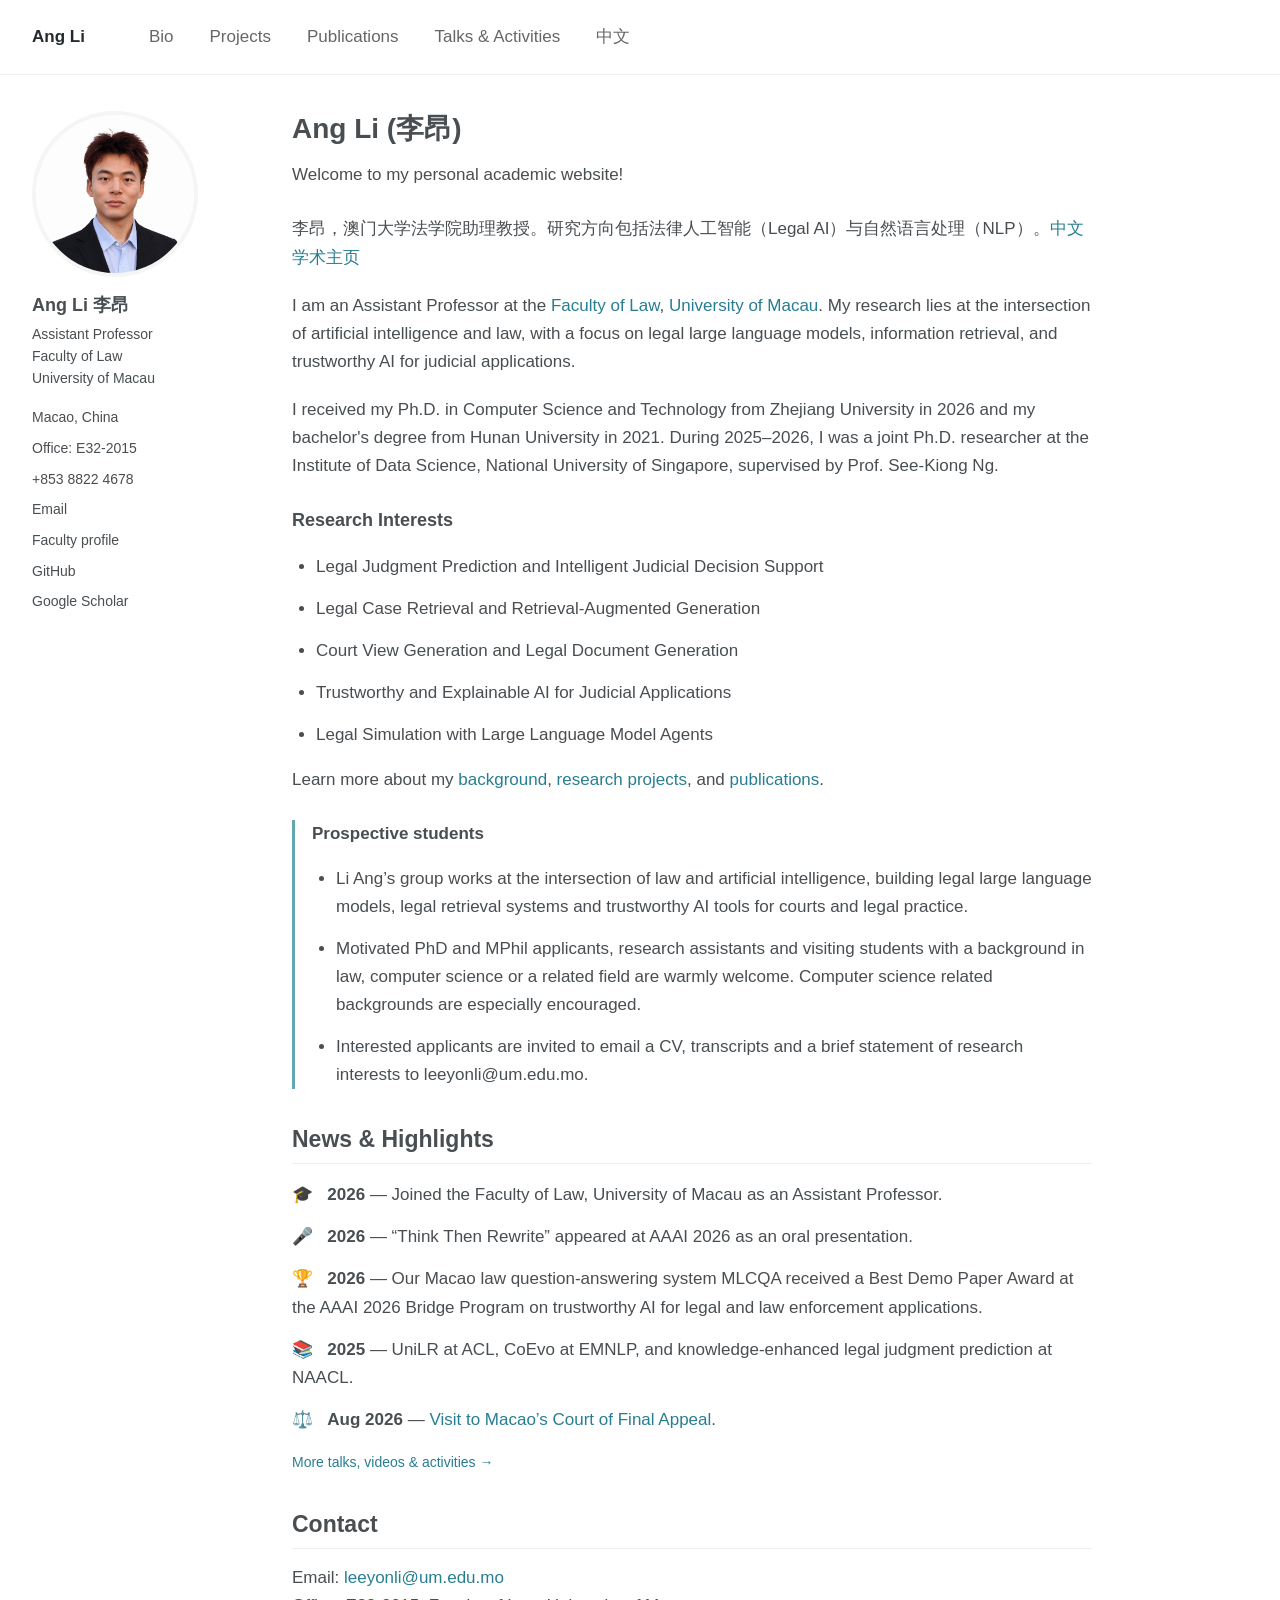
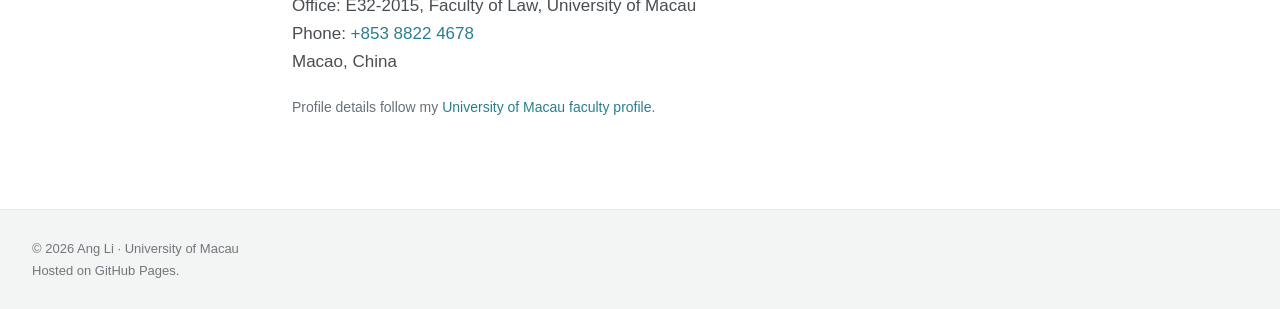
<file: index.html>
<!doctype html><html lang="en"><head><meta charset="utf-8"><meta name="viewport" content="width=device-width,initial-scale=1"><title>Ang Li 李昂 | 澳门大学法学院 | Legal AI & NLP</title><meta name="description" content="Ang Li (李昂), Assistant Professor, Faculty of Law, University of Macau (澳门大学法学院). Research in Legal AI, NLP, legal retrieval and trustworthy large language models."><link rel="stylesheet" href="style.css"><link rel="canonical" href="https://liang-star177.github.io/"><link rel="alternate" hreflang="en" href="https://liang-star177.github.io/"><link rel="alternate" hreflang="zh-Hans" href="https://liang-star177.github.io/cn.html"><link rel="alternate" hreflang="x-default" href="https://liang-star177.github.io/"><script type="application/ld+json">{"@context": "https://schema.org", "@type": "Person", "@id": "https://liang-star177.github.io/#person", "name": "Ang Li", "alternateName": ["李昂", "Li Ang"], "url": "https://liang-star177.github.io/", "jobTitle": "Assistant Professor", "worksFor": {"@type": "Organization", "name": "Faculty of Law, University of Macau"}, "knowsAbout": ["Legal AI", "Natural Language Processing", "Legal Information Retrieval"], "sameAs": ["https://github.com/LIANG-star177", "https://fll.um.edu.mo/ang-li/?lang=zh-hant", "https://scholar.google.com/citations?user=evbApx4AAAAJ"]}</script></head><body><a class="skip" href="#content">Skip to content</a><header><nav aria-label="Main navigation"><a class="brand" href="/" aria-current="page">Ang Li</a><a class="" href="bio.html">Bio</a><a class="" href="projects.html">Projects</a><a class="" href="publications.html">Publications</a><a class="" href="activities.html">Talks &amp; Activities</a><a class="" href="cn.html">中文</a></nav></header><main><aside aria-label="About Ang Li"><img src="portrait.svg?v=20261024" alt="Ang Li"><h2>Ang Li 李昂</h2><p>Assistant Professor<br>Faculty of Law<br>University of Macau</p><ul><li>Macao, China</li><li>Office: E32-2015</li><li><a href="tel:+85388224678">+853 8822 4678</a></li><li><a href="mailto:leeyonli@um.edu.mo">Email</a></li><li><a href="https://fll.um.edu.mo/ang-li/?lang=zh-hant">Faculty profile</a></li><li><a href="https://github.com/LIANG-star177">GitHub</a></li><li><a href="https://scholar.google.com/citations?user=evbApx4AAAAJ">Google Scholar</a></li></ul></aside><article id="content"><h1>Ang Li (李昂)</h1><p class="intro">Welcome to my personal academic website!</p><p lang="zh-CN">李昂，澳门大学法学院助理教授。研究方向包括法律人工智能（Legal AI）与自然语言处理（NLP）。<a href="cn.html">中文学术主页</a></p><p>I am an Assistant Professor at the <a href="https://fll.um.edu.mo/">Faculty of Law</a>, <a href="https://www.um.edu.mo/">University of Macau</a>. My research lies at the intersection of artificial intelligence and law, with a focus on legal large language models, information retrieval, and trustworthy AI for judicial applications.</p><p>I received my Ph.D. in Computer Science and Technology from Zhejiang University in 2026 and my bachelor's degree from Hunan University in 2021. During 2025–2026, I was a joint Ph.D. researcher at the Institute of Data Science, National University of Singapore, supervised by Prof. See-Kiong Ng.</p><h3>Research Interests</h3><ul><li>Legal Judgment Prediction and Intelligent Judicial Decision Support</li><li>Legal Case Retrieval and Retrieval-Augmented Generation</li><li>Court View Generation and Legal Document Generation</li><li>Trustworthy and Explainable AI for Judicial Applications</li><li>Legal Simulation with Large Language Model Agents</li></ul><p>Learn more about my <a href="bio.html">background</a>, <a href="projects.html">research projects</a>, and <a href="publications.html">publications</a>.</p><div class="notice"><strong>Prospective students</strong><ul><li>Li Ang’s group works at the intersection of law and artificial intelligence, building legal large language models, legal retrieval systems and trustworthy AI tools for courts and legal practice.</li><li>Motivated PhD and MPhil applicants, research assistants and visiting students with a background in law, computer science or a related field are warmly welcome. Computer science related backgrounds are especially encouraged.</li><li>Interested applicants are invited to email a CV, transcripts and a brief statement of research interests to leeyonli@um.edu.mo.</li></ul></div><h2>News &amp; Highlights</h2><ul class="news-list"><li><span aria-hidden="true">🎓</span> <strong>2026</strong> — Joined the Faculty of Law, University of Macau as an Assistant Professor.</li><li><span aria-hidden="true">🎤</span> <strong>2026</strong> — “Think Then Rewrite” appeared at AAAI 2026 as an oral presentation.</li><li><span aria-hidden="true">🏆</span> <strong>2026</strong> — Our Macao law question-answering system MLCQA received a Best Demo Paper Award at the AAAI 2026 Bridge Program on trustworthy AI for legal and law enforcement applications.</li><li><span aria-hidden="true">📚</span> <strong>2025</strong> — UniLR at ACL, CoEvo at EMNLP, and knowledge-enhanced legal judgment prediction at NAACL.</li><li><span aria-hidden="true">⚖️</span> <strong>Aug 2026</strong> — <a href="activities.html#court">Visit to Macao’s Court of Final Appeal</a>.</li></ul><p class="links"><a href="activities.html">More talks, videos &amp; activities →</a></p><h2>Contact</h2><p>Email: <a href="mailto:leeyonli@um.edu.mo">leeyonli@um.edu.mo</a><br>Office: E32-2015, Faculty of Law, University of Macau<br>Phone: <a href="tel:+85388224678">+853 8822 4678</a><br>Macao, China</p><p class="muted">Profile details follow my <a href="https://fll.um.edu.mo/ang-li/?lang=zh-hant">University of Macau faculty profile</a>.</p></article></main><footer>© 2026 Ang Li · University of Macau<br>Hosted on GitHub Pages.</footer></body></html>
</file>
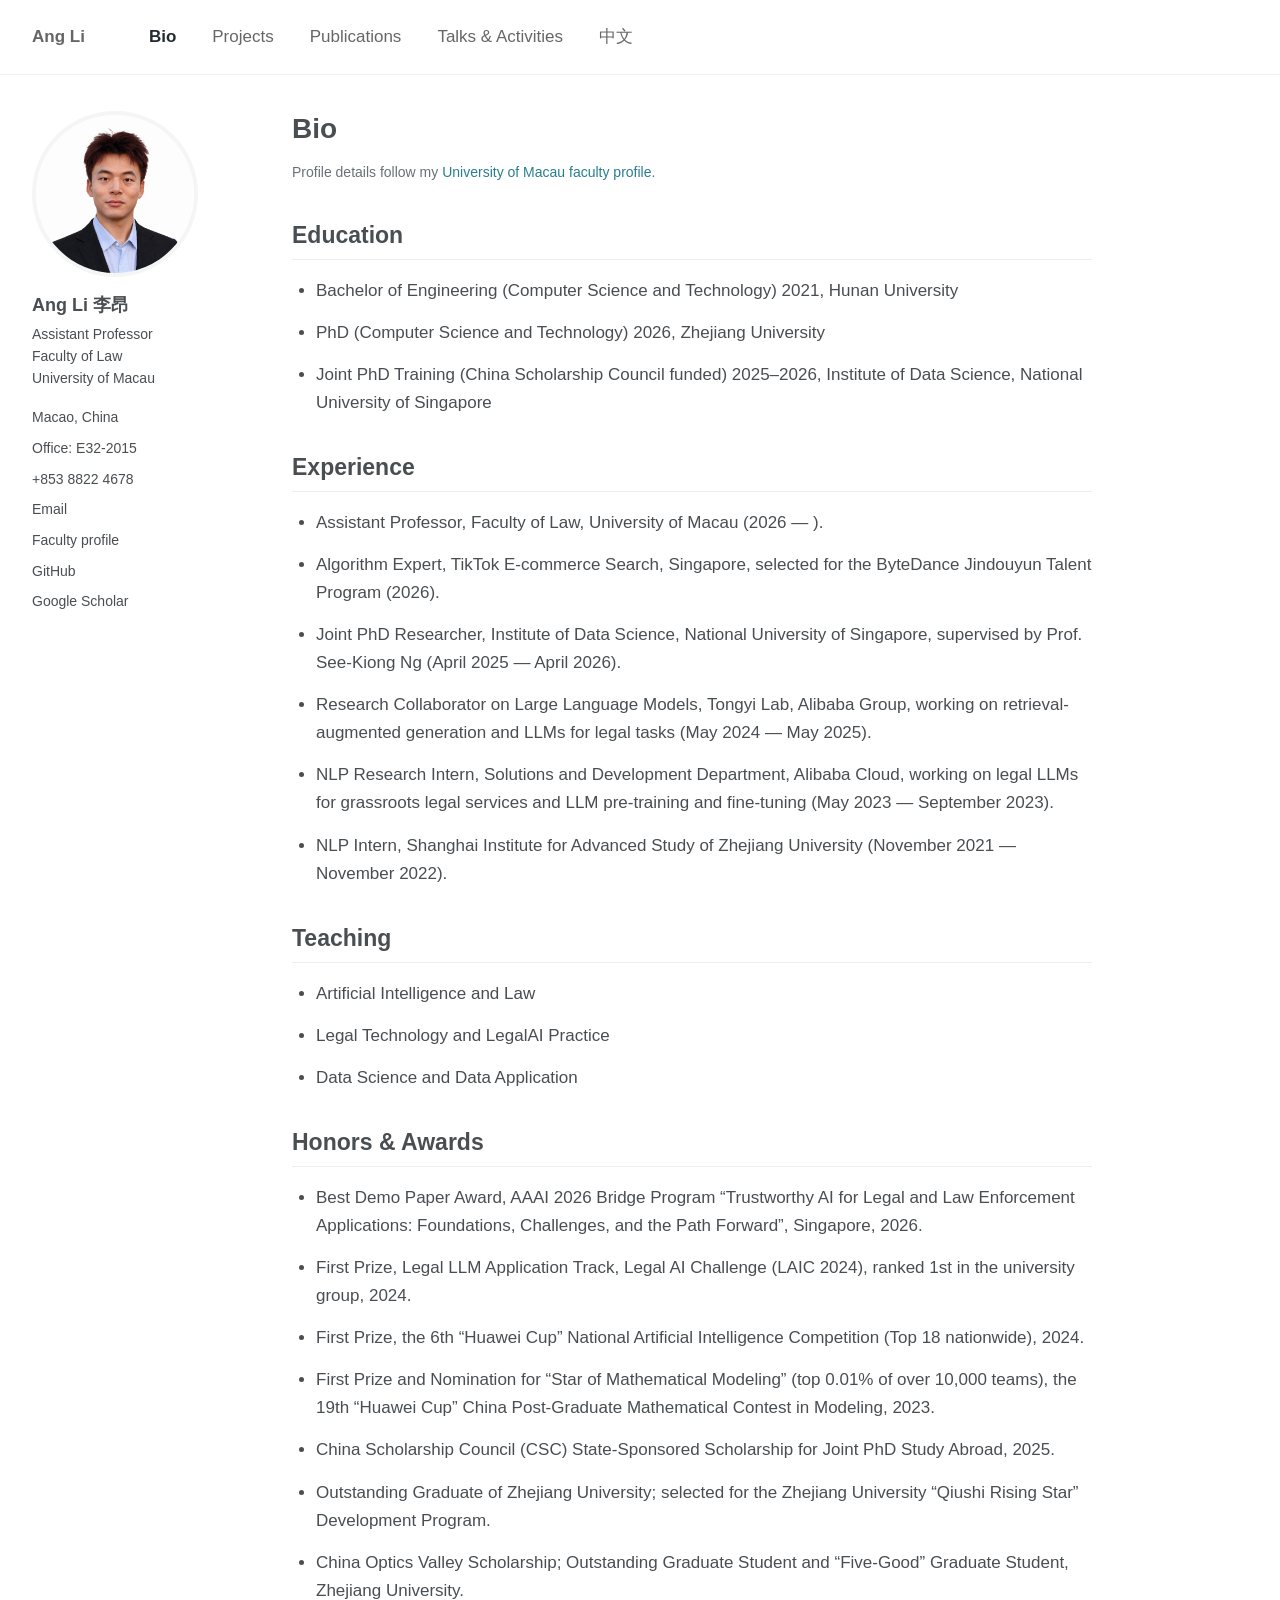
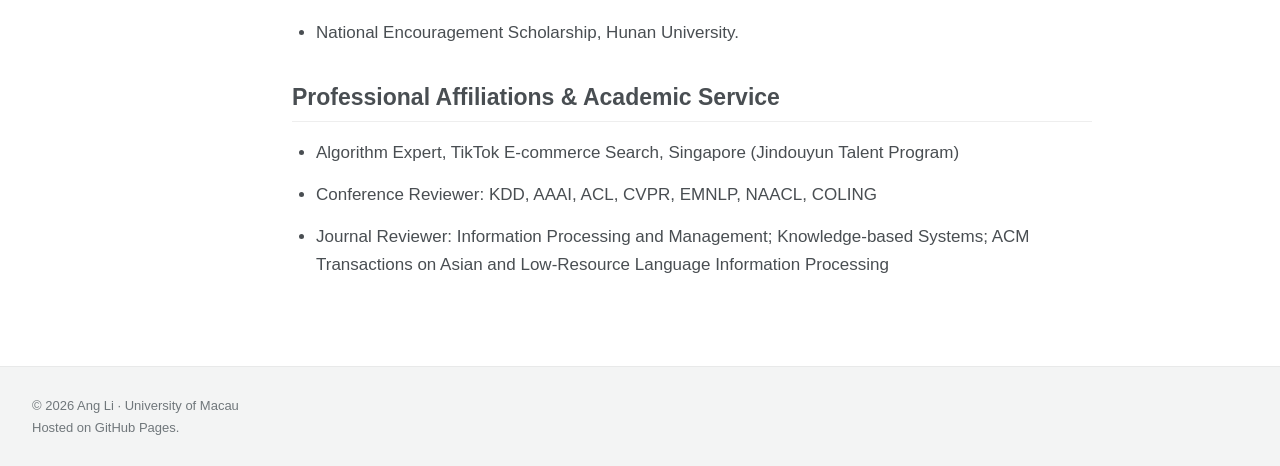
<file: bio.html>
<!doctype html><html lang="en"><head><meta charset="utf-8"><meta name="viewport" content="width=device-width,initial-scale=1"><title>Bio | Ang Li 李昂 | University of Macau</title><meta name="description" content="Ang Li (李昂), Assistant Professor at the Faculty of Law, University of Macau. Legal AI, information retrieval, and trustworthy large language models."><link rel="stylesheet" href="style.css"><link rel="canonical" href="https://liang-star177.github.io/bio.html"></head><body><a class="skip" href="#content">Skip to content</a><header><nav aria-label="Main navigation"><a class="brand" href="/">Ang Li</a><a class="" href="bio.html" aria-current="page">Bio</a><a class="" href="projects.html">Projects</a><a class="" href="publications.html">Publications</a><a class="" href="activities.html">Talks &amp; Activities</a><a class="" href="cn.html">中文</a></nav></header><main><aside aria-label="About Ang Li"><img src="portrait.svg?v=20261024" alt="Ang Li"><h2>Ang Li 李昂</h2><p>Assistant Professor<br>Faculty of Law<br>University of Macau</p><ul><li>Macao, China</li><li>Office: E32-2015</li><li><a href="tel:+85388224678">+853 8822 4678</a></li><li><a href="mailto:leeyonli@um.edu.mo">Email</a></li><li><a href="https://fll.um.edu.mo/ang-li/?lang=zh-hant">Faculty profile</a></li><li><a href="https://github.com/LIANG-star177">GitHub</a></li><li><a href="https://scholar.google.com/citations?user=evbApx4AAAAJ">Google Scholar</a></li></ul></aside><article id="content"><h1>Bio</h1><p class="muted">Profile details follow my <a href="https://fll.um.edu.mo/ang-li/?lang=zh-hant">University of Macau faculty profile</a>.</p><h2>Education</h2><ul><li>Bachelor of Engineering (Computer Science and Technology) 2021, Hunan University</li><li>PhD (Computer Science and Technology) 2026, Zhejiang University</li><li>Joint PhD Training (China Scholarship Council funded) 2025–2026, Institute of Data Science, National University of Singapore</li></ul><h2>Experience</h2><ul><li>Assistant Professor, Faculty of Law, University of Macau (2026 — ).</li><li>Algorithm Expert, TikTok E-commerce Search, Singapore, selected for the ByteDance Jindouyun Talent Program (2026).</li><li>Joint PhD Researcher, Institute of Data Science, National University of Singapore, supervised by Prof. See-Kiong Ng (April 2025 — April 2026).</li><li>Research Collaborator on Large Language Models, Tongyi Lab, Alibaba Group, working on retrieval-augmented generation and LLMs for legal tasks (May 2024 — May 2025).</li><li>NLP Research Intern, Solutions and Development Department, Alibaba Cloud, working on legal LLMs for grassroots legal services and LLM pre-training and fine-tuning (May 2023 — September 2023).</li><li>NLP Intern, Shanghai Institute for Advanced Study of Zhejiang University (November 2021 — November 2022).</li></ul><h2>Teaching</h2><ul><li>Artificial Intelligence and Law</li><li>Legal Technology and LegalAI Practice</li><li>Data Science and Data Application</li></ul><h2>Honors &amp; Awards</h2><ul><li>Best Demo Paper Award, AAAI 2026 Bridge Program “Trustworthy AI for Legal and Law Enforcement Applications: Foundations, Challenges, and the Path Forward”, Singapore, 2026.</li><li>First Prize, Legal LLM Application Track, Legal AI Challenge (LAIC 2024), ranked 1st in the university group, 2024.</li><li>First Prize, the 6th “Huawei Cup” National Artificial Intelligence Competition (Top 18 nationwide), 2024.</li><li>First Prize and Nomination for “Star of Mathematical Modeling” (top 0.01% of over 10,000 teams), the 19th “Huawei Cup” China Post-Graduate Mathematical Contest in Modeling, 2023.</li><li>China Scholarship Council (CSC) State-Sponsored Scholarship for Joint PhD Study Abroad, 2025.</li><li>Outstanding Graduate of Zhejiang University; selected for the Zhejiang University “Qiushi Rising Star” Development Program.</li><li>China Optics Valley Scholarship; Outstanding Graduate Student and “Five-Good” Graduate Student, Zhejiang University.</li><li>National Encouragement Scholarship, Hunan University.</li></ul><h2>Professional Affiliations &amp; Academic Service</h2><ul><li>Algorithm Expert, TikTok E-commerce Search, Singapore (Jindouyun Talent Program)</li><li>Conference Reviewer: KDD, AAAI, ACL, CVPR, EMNLP, NAACL, COLING</li><li>Journal Reviewer: Information Processing and Management; Knowledge-based Systems; ACM Transactions on Asian and Low-Resource Language Information Processing</li></ul></article></main><footer>© 2026 Ang Li · University of Macau<br>Hosted on GitHub Pages.</footer></body></html>
</file>
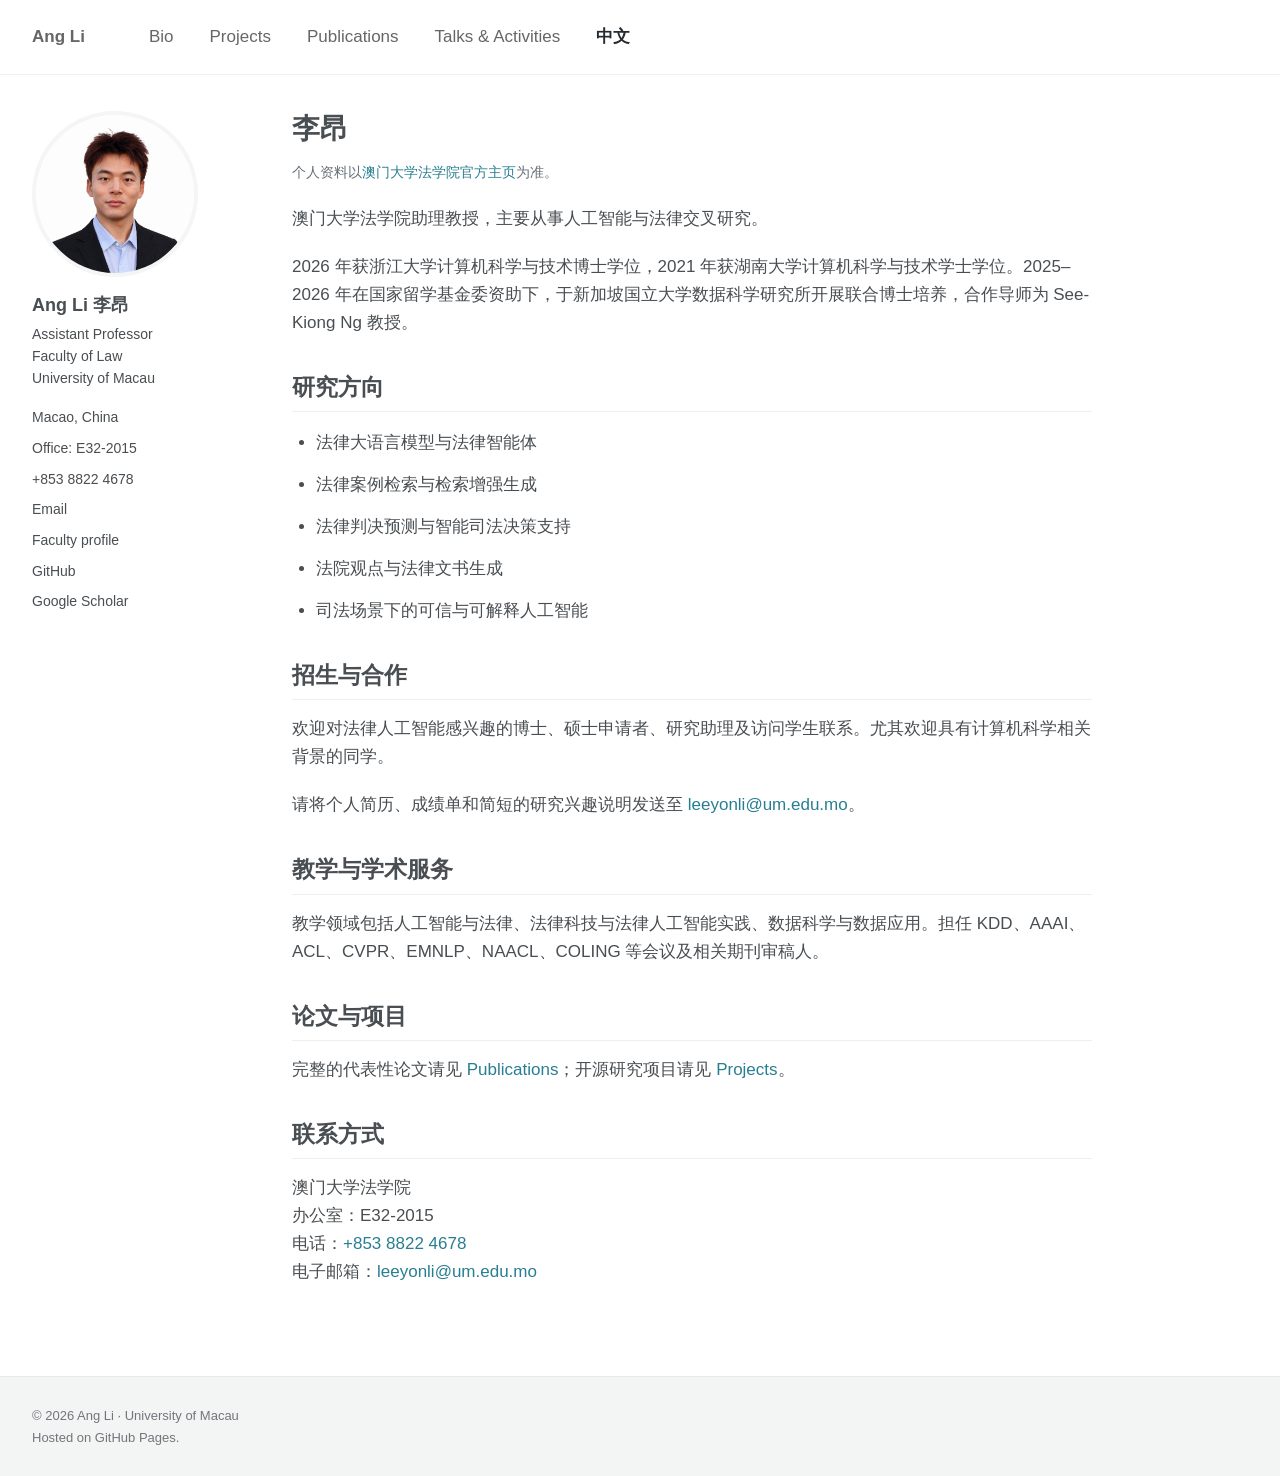
<file: cn.html>
<!doctype html><html lang="zh-CN"><head><meta charset="utf-8"><meta name="viewport" content="width=device-width,initial-scale=1"><title>李昂 Ang Li | 澳门大学法学院助理教授 | 法律人工智能</title><meta name="description" content="李昂（Ang Li），澳门大学法学院助理教授，研究法律人工智能（Legal AI）、自然语言处理（NLP）、法律检索与可信大语言模型。"><link rel="stylesheet" href="style.css"><link rel="canonical" href="https://liang-star177.github.io/cn.html"><link rel="alternate" hreflang="en" href="https://liang-star177.github.io/"><link rel="alternate" hreflang="zh-Hans" href="https://liang-star177.github.io/cn.html"><link rel="alternate" hreflang="x-default" href="https://liang-star177.github.io/"><script type="application/ld+json">{"@context": "https://schema.org", "@type": "Person", "@id": "https://liang-star177.github.io/#person", "name": "Ang Li", "alternateName": ["李昂", "Li Ang"], "url": "https://liang-star177.github.io/", "jobTitle": "Assistant Professor", "worksFor": {"@type": "Organization", "name": "Faculty of Law, University of Macau"}, "knowsAbout": ["Legal AI", "Natural Language Processing", "Legal Information Retrieval"], "sameAs": ["https://github.com/LIANG-star177", "https://fll.um.edu.mo/ang-li/?lang=zh-hant", "https://scholar.google.com/citations?user=evbApx4AAAAJ"]}</script></head><body><a class="skip" href="#content">Skip to content</a><header><nav aria-label="Main navigation"><a class="brand" href="/">Ang Li</a><a class="" href="bio.html">Bio</a><a class="" href="projects.html">Projects</a><a class="" href="publications.html">Publications</a><a class="" href="activities.html">Talks &amp; Activities</a><a class="" href="cn.html" aria-current="page">中文</a></nav></header><main><aside aria-label="About Ang Li"><img src="portrait.svg?v=20261024" alt="Ang Li"><h2>Ang Li 李昂</h2><p>Assistant Professor<br>Faculty of Law<br>University of Macau</p><ul><li>Macao, China</li><li>Office: E32-2015</li><li><a href="tel:+85388224678">+853 8822 4678</a></li><li><a href="mailto:leeyonli@um.edu.mo">Email</a></li><li><a href="https://fll.um.edu.mo/ang-li/?lang=zh-hant">Faculty profile</a></li><li><a href="https://github.com/LIANG-star177">GitHub</a></li><li><a href="https://scholar.google.com/citations?user=evbApx4AAAAJ">Google Scholar</a></li></ul></aside><article id="content"><h1>李昂</h1><p class="muted">个人资料以<a href="https://fll.um.edu.mo/ang-li/?lang=zh-hant">澳门大学法学院官方主页</a>为准。</p><p>澳门大学法学院助理教授，主要从事人工智能与法律交叉研究。</p><p>2026 年获浙江大学计算机科学与技术博士学位，2021 年获湖南大学计算机科学与技术学士学位。2025–2026 年在国家留学基金委资助下，于新加坡国立大学数据科学研究所开展联合博士培养，合作导师为 See-Kiong Ng 教授。</p><h2>研究方向</h2><ul><li>法律大语言模型与法律智能体</li><li>法律案例检索与检索增强生成</li><li>法律判决预测与智能司法决策支持</li><li>法院观点与法律文书生成</li><li>司法场景下的可信与可解释人工智能</li></ul><h2>招生与合作</h2><p>欢迎对法律人工智能感兴趣的博士、硕士申请者、研究助理及访问学生联系。尤其欢迎具有计算机科学相关背景的同学。</p><p>请将个人简历、成绩单和简短的研究兴趣说明发送至 <a href="mailto:leeyonli@um.edu.mo">leeyonli@um.edu.mo</a>。</p><h2>教学与学术服务</h2><p>教学领域包括人工智能与法律、法律科技与法律人工智能实践、数据科学与数据应用。担任 KDD、AAAI、ACL、CVPR、EMNLP、NAACL、COLING 等会议及相关期刊审稿人。</p><h2>论文与项目</h2><p>完整的代表性论文请见 <a href="publications.html">Publications</a>；开源研究项目请见 <a href="projects.html">Projects</a>。</p><h2>联系方式</h2><p>澳门大学法学院<br>办公室：E32-2015<br>电话：<a href="tel:+85388224678">+853 8822 4678</a><br>电子邮箱：<a href="mailto:leeyonli@um.edu.mo">leeyonli@um.edu.mo</a></p></article></main><footer>© 2026 Ang Li · University of Macau<br>Hosted on GitHub Pages.</footer></body></html>
</file>
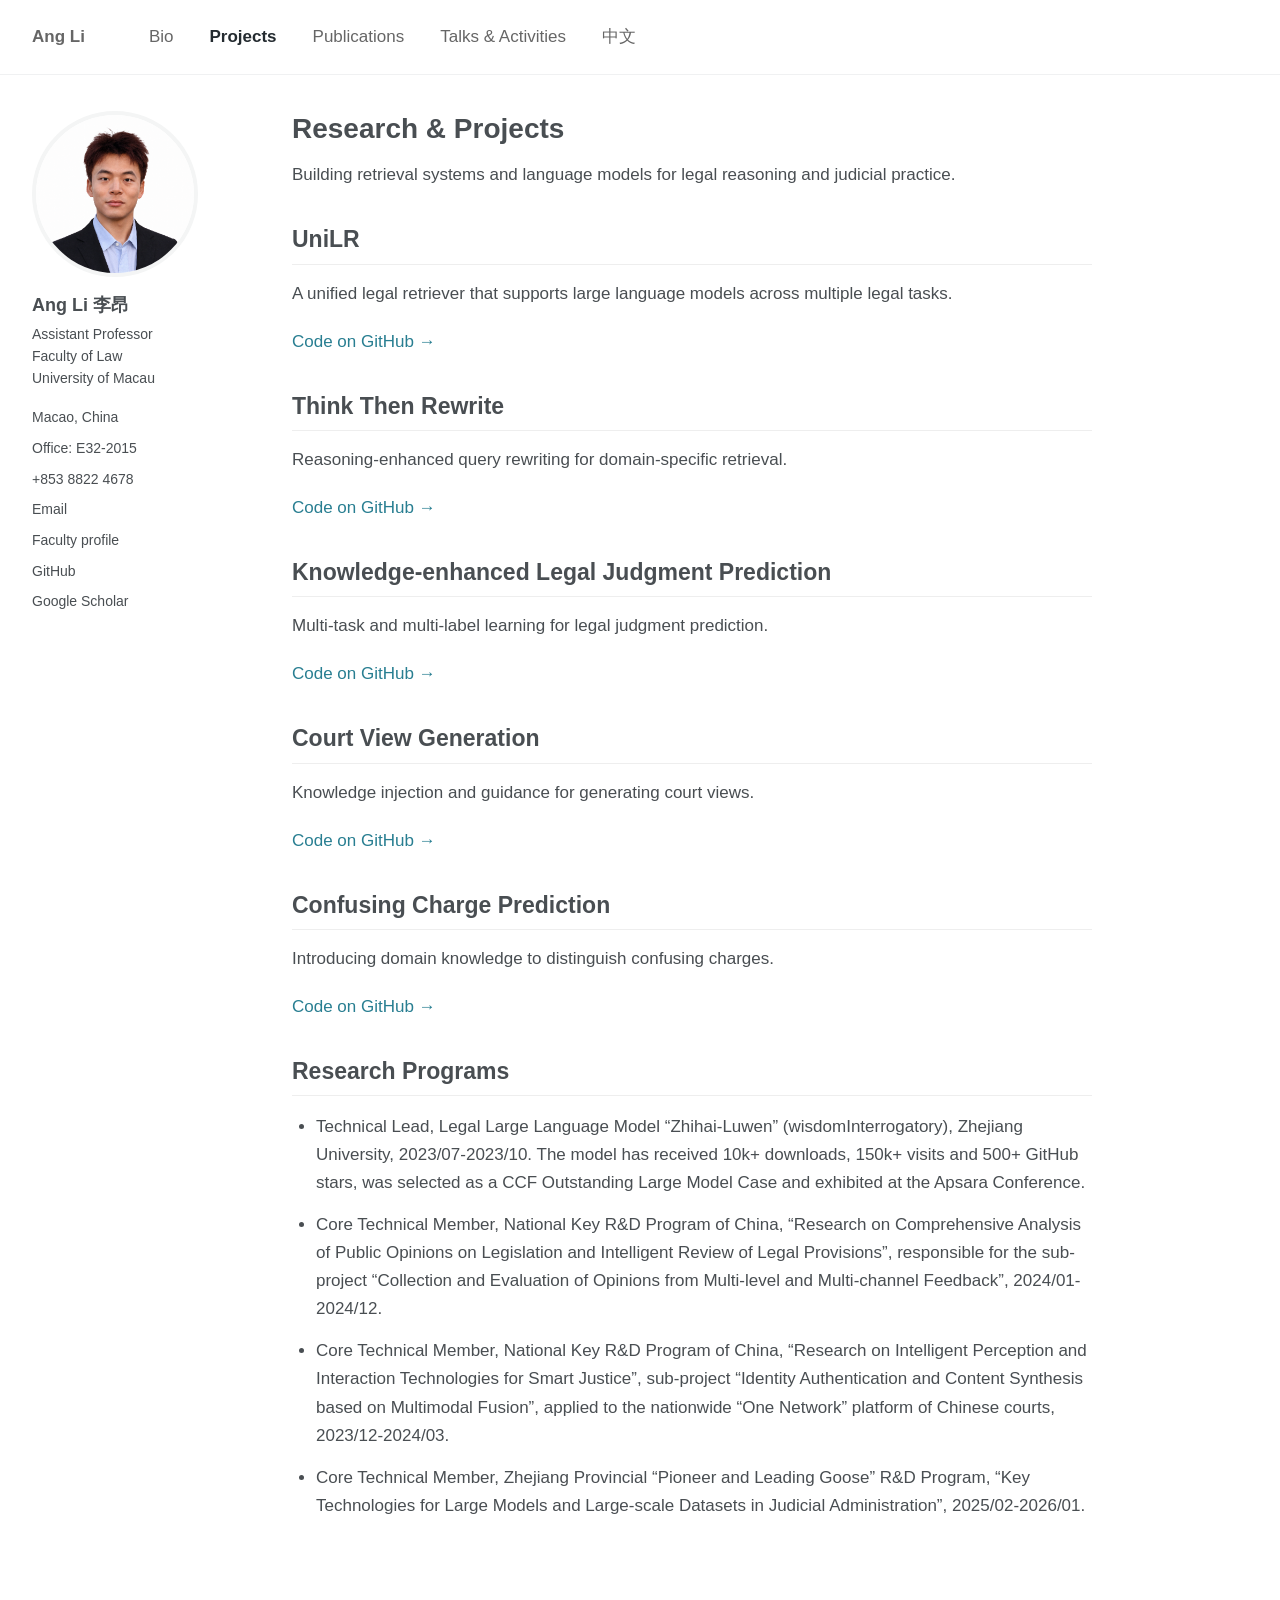
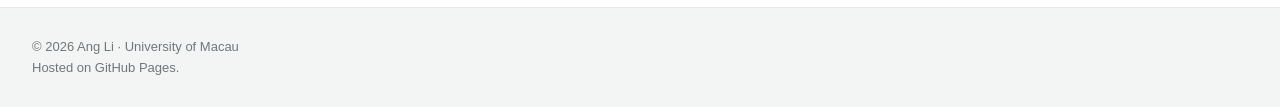
<file: projects.html>
<!doctype html><html lang="en"><head><meta charset="utf-8"><meta name="viewport" content="width=device-width,initial-scale=1"><title>Projects | Ang Li 李昂 | University of Macau</title><meta name="description" content="Ang Li (李昂), Assistant Professor at the Faculty of Law, University of Macau. Legal AI, information retrieval, and trustworthy large language models."><link rel="stylesheet" href="style.css"><link rel="canonical" href="https://liang-star177.github.io/projects.html"></head><body><a class="skip" href="#content">Skip to content</a><header><nav aria-label="Main navigation"><a class="brand" href="/">Ang Li</a><a class="" href="bio.html">Bio</a><a class="" href="projects.html" aria-current="page">Projects</a><a class="" href="publications.html">Publications</a><a class="" href="activities.html">Talks &amp; Activities</a><a class="" href="cn.html">中文</a></nav></header><main><aside aria-label="About Ang Li"><img src="portrait.svg?v=20261024" alt="Ang Li"><h2>Ang Li 李昂</h2><p>Assistant Professor<br>Faculty of Law<br>University of Macau</p><ul><li>Macao, China</li><li>Office: E32-2015</li><li><a href="tel:+85388224678">+853 8822 4678</a></li><li><a href="mailto:leeyonli@um.edu.mo">Email</a></li><li><a href="https://fll.um.edu.mo/ang-li/?lang=zh-hant">Faculty profile</a></li><li><a href="https://github.com/LIANG-star177">GitHub</a></li><li><a href="https://scholar.google.com/citations?user=evbApx4AAAAJ">Google Scholar</a></li></ul></aside><article id="content"><h1>Research &amp; Projects</h1><p>Building retrieval systems and language models for legal reasoning and judicial practice.</p><section class="project"><h2>UniLR</h2><p>A unified legal retriever that supports large language models across multiple legal tasks.</p><a href="https://github.com/LIANG-star177/ULKR">Code on GitHub →</a></section><section class="project"><h2>Think Then Rewrite</h2><p>Reasoning-enhanced query rewriting for domain-specific retrieval.</p><a href="https://github.com/LIANG-star177/TTR">Code on GitHub →</a></section><section class="project"><h2>Knowledge-enhanced Legal Judgment Prediction</h2><p>Multi-task and multi-label learning for legal judgment prediction.</p><a href="https://github.com/LIANG-star177/KLJP">Code on GitHub →</a></section><section class="project"><h2>Court View Generation</h2><p>Knowledge injection and guidance for generating court views.</p><a href="https://github.com/LIANG-star177/KIG">Code on GitHub →</a></section><section class="project"><h2>Confusing Charge Prediction</h2><p>Introducing domain knowledge to distinguish confusing charges.</p><a href="https://github.com/LIANG-star177/FWGB">Code on GitHub →</a></section><h2>Research Programs</h2><ul><li>Technical Lead, Legal Large Language Model “Zhihai-Luwen” (wisdomInterrogatory), Zhejiang University, 2023/07-2023/10. The model has received 10k+ downloads, 150k+ visits and 500+ GitHub stars, was selected as a CCF Outstanding Large Model Case and exhibited at the Apsara Conference.</li><li>Core Technical Member, National Key R&amp;D Program of China, “Research on Comprehensive Analysis of Public Opinions on Legislation and Intelligent Review of Legal Provisions”, responsible for the sub-project “Collection and Evaluation of Opinions from Multi-level and Multi-channel Feedback”, 2024/01-2024/12.</li><li>Core Technical Member, National Key R&amp;D Program of China, “Research on Intelligent Perception and Interaction Technologies for Smart Justice”, sub-project “Identity Authentication and Content Synthesis based on Multimodal Fusion”, applied to the nationwide “One Network” platform of Chinese courts, 2023/12-2024/03.</li><li>Core Technical Member, Zhejiang Provincial “Pioneer and Leading Goose” R&amp;D Program, “Key Technologies for Large Models and Large-scale Datasets in Judicial Administration”, 2025/02-2026/01.</li></ul></article></main><footer>© 2026 Ang Li · University of Macau<br>Hosted on GitHub Pages.</footer></body></html>
</file>
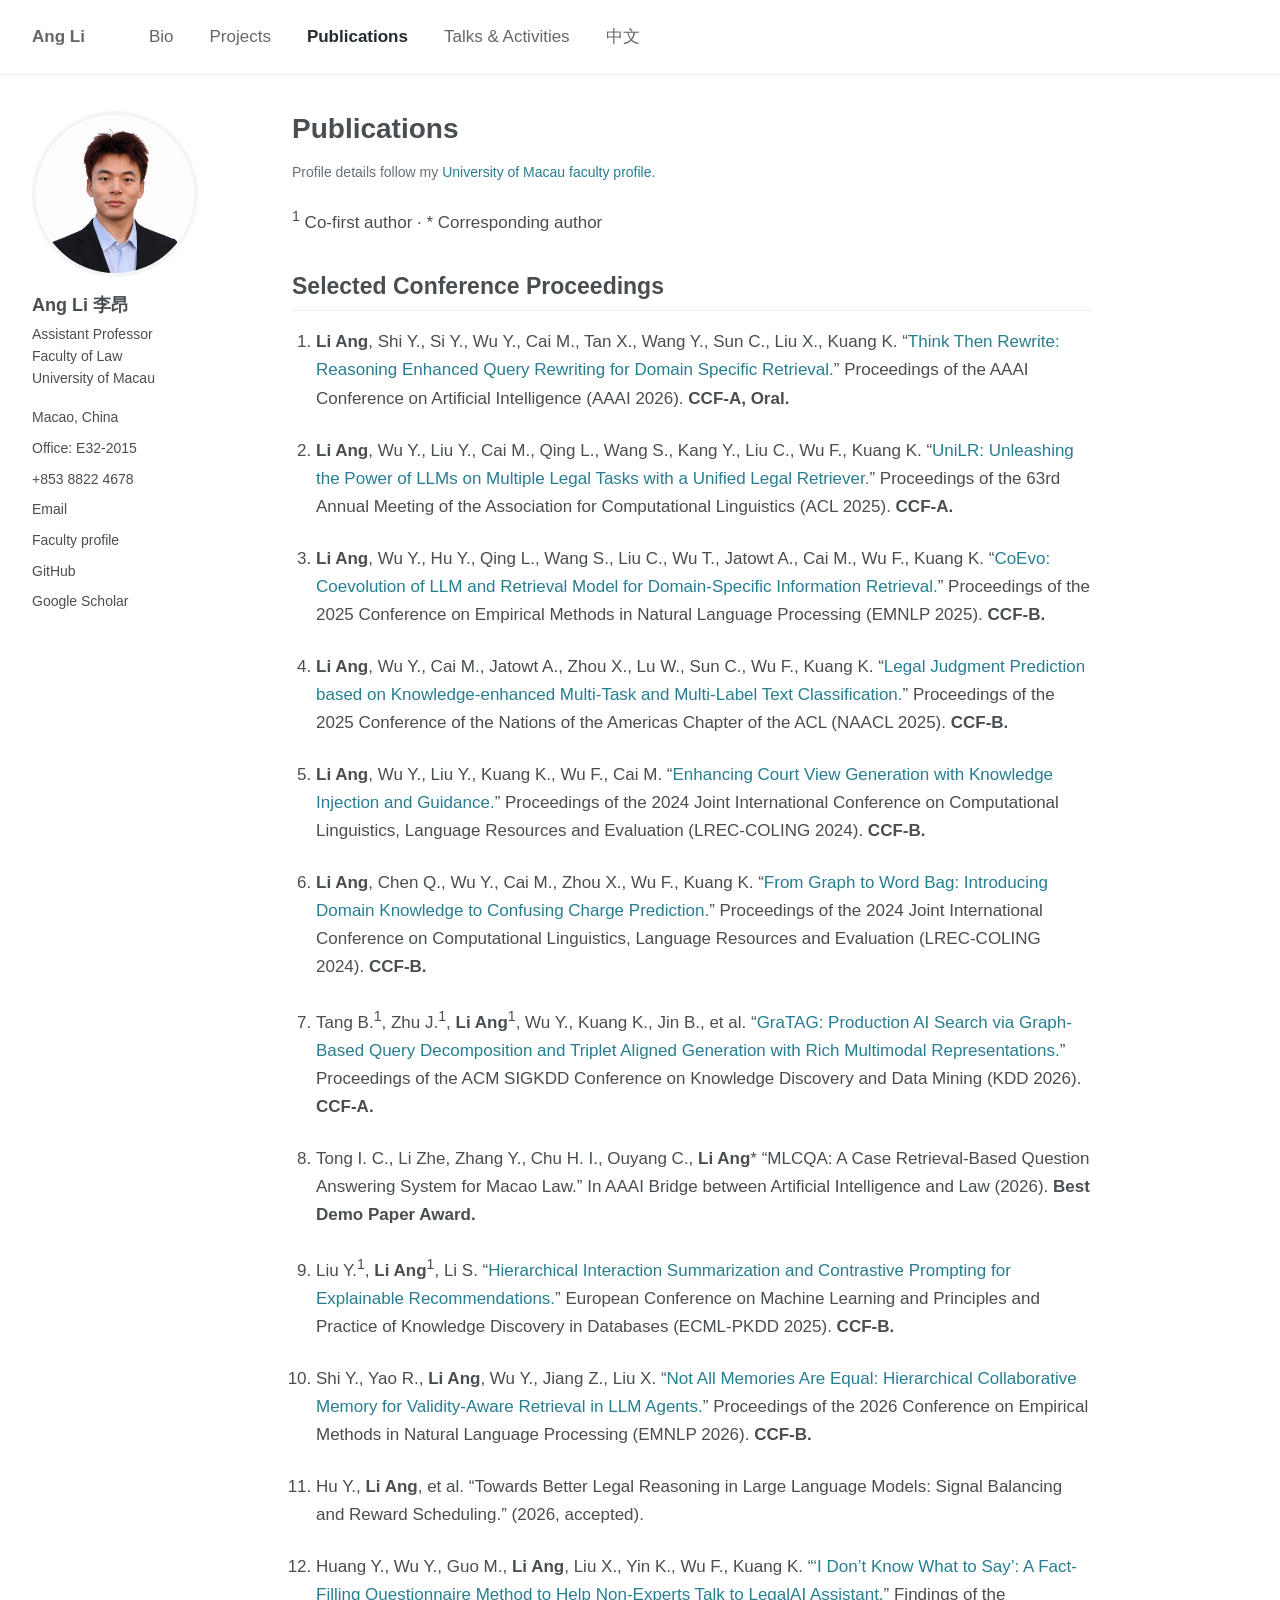
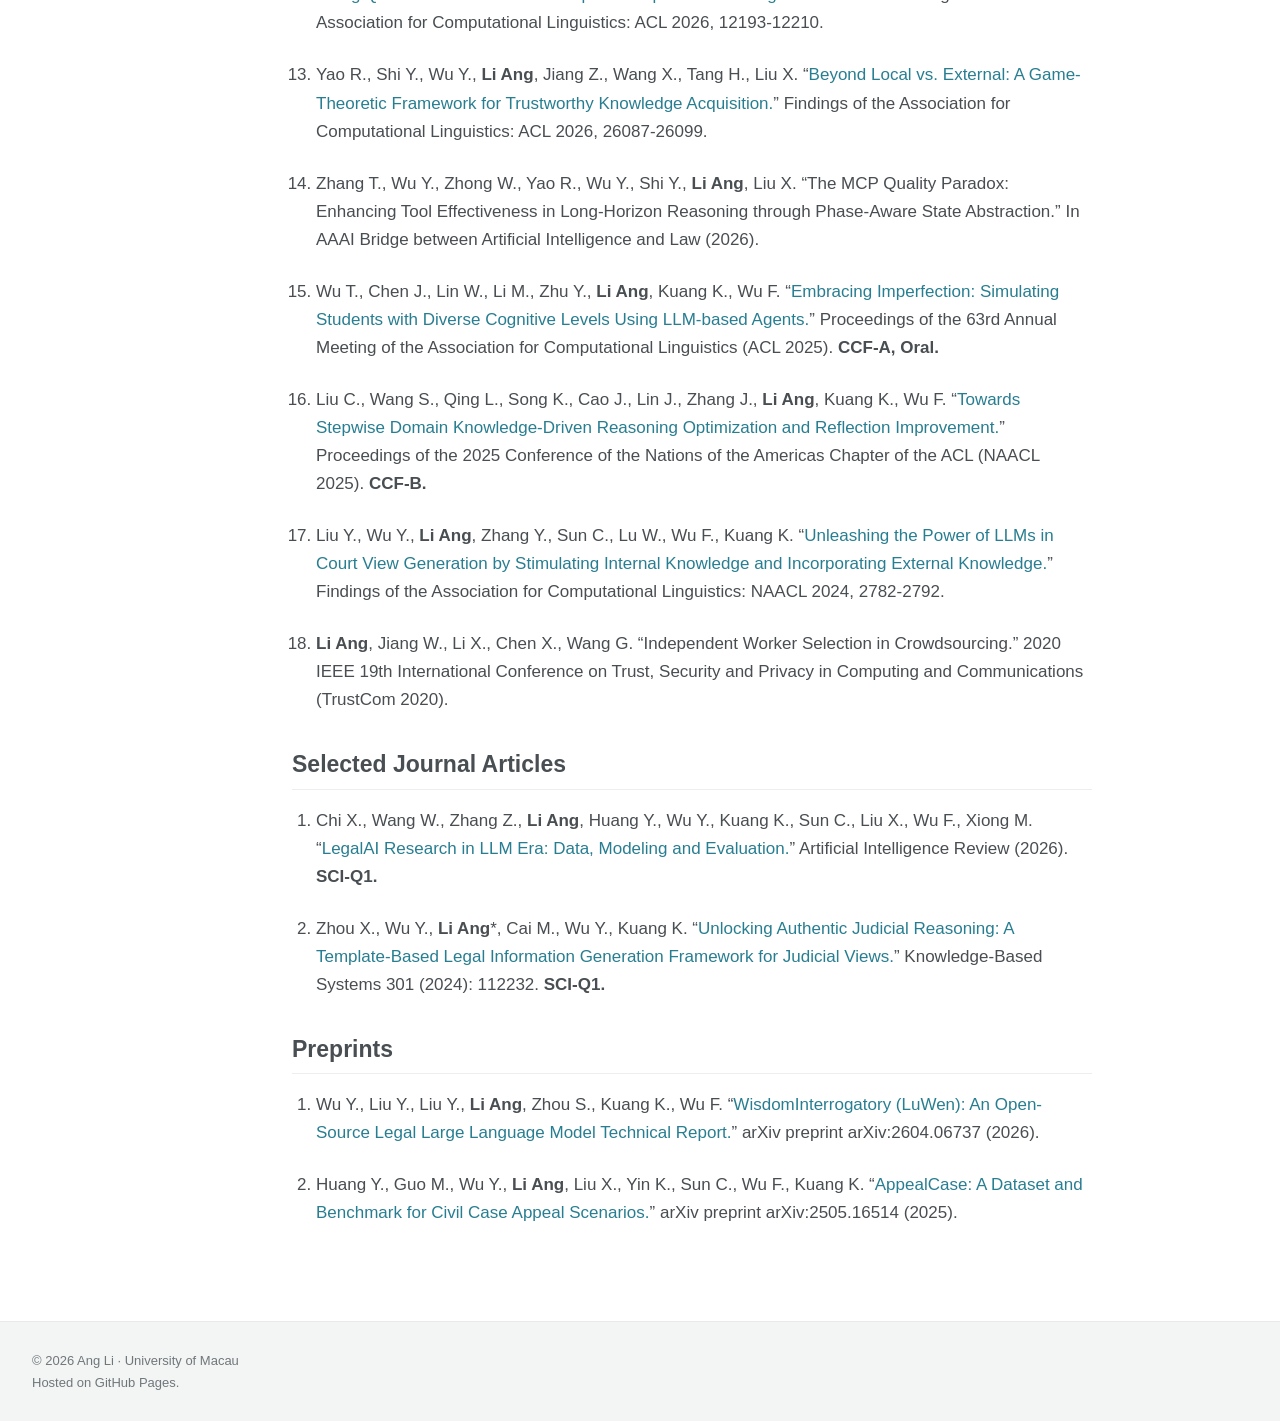
<file: publications.html>
<!doctype html><html lang="en"><head><meta charset="utf-8"><meta name="viewport" content="width=device-width,initial-scale=1"><title>Publications | Ang Li 李昂 | University of Macau</title><meta name="description" content="Ang Li (李昂), Assistant Professor at the Faculty of Law, University of Macau. Legal AI, information retrieval, and trustworthy large language models."><link rel="stylesheet" href="style.css"><link rel="canonical" href="https://liang-star177.github.io/publications.html"></head><body><a class="skip" href="#content">Skip to content</a><header><nav aria-label="Main navigation"><a class="brand" href="/">Ang Li</a><a class="" href="bio.html">Bio</a><a class="" href="projects.html">Projects</a><a class="" href="publications.html" aria-current="page">Publications</a><a class="" href="activities.html">Talks &amp; Activities</a><a class="" href="cn.html">中文</a></nav></header><main><aside aria-label="About Ang Li"><img src="portrait.svg?v=20261024" alt="Ang Li"><h2>Ang Li 李昂</h2><p>Assistant Professor<br>Faculty of Law<br>University of Macau</p><ul><li>Macao, China</li><li>Office: E32-2015</li><li><a href="tel:+85388224678">+853 8822 4678</a></li><li><a href="mailto:leeyonli@um.edu.mo">Email</a></li><li><a href="https://fll.um.edu.mo/ang-li/?lang=zh-hant">Faculty profile</a></li><li><a href="https://github.com/LIANG-star177">GitHub</a></li><li><a href="https://scholar.google.com/citations?user=evbApx4AAAAJ">Google Scholar</a></li></ul></aside><article id="content"><h1>Publications</h1><p class="muted">Profile details follow my <a href="https://fll.um.edu.mo/ang-li/?lang=zh-hant">University of Macau faculty profile</a>.</p><p><sup>1</sup> Co-first author · * Corresponding author</p><h2>Selected Conference Proceedings</h2><ol class="publications"><li><strong>Li Ang</strong>, Shi Y., Si Y., Wu Y., Cai M., Tan X., Wang Y., Sun C., Liu X., Kuang K. “<a href="https://ojs.aaai.org/index.php/AAAI/article/view/38527">Think Then Rewrite: Reasoning Enhanced Query Rewriting for Domain Specific Retrieval.</a>” Proceedings of the AAAI Conference on Artificial Intelligence (AAAI 2026). <strong>CCF-A, Oral.</strong></li><li><strong>Li Ang</strong>, Wu Y., Liu Y., Cai M., Qing L., Wang S., Kang Y., Liu C., Wu F., Kuang K. “<a href="https://aclanthology.org/2025.acl-long.584/">UniLR: Unleashing the Power of LLMs on Multiple Legal Tasks with a Unified Legal Retriever.</a>” Proceedings of the 63rd Annual Meeting of the Association for Computational Linguistics (ACL 2025). <strong>CCF-A.</strong></li><li><strong>Li Ang</strong>, Wu Y., Hu Y., Qing L., Wang S., Liu C., Wu T., Jatowt A., Cai M., Wu F., Kuang K. “<a href="https://aclanthology.org/2025.emnlp-main.757/">CoEvo: Coevolution of LLM and Retrieval Model for Domain-Specific Information Retrieval.</a>” Proceedings of the 2025 Conference on Empirical Methods in Natural Language Processing (EMNLP 2025). <strong>CCF-B.</strong></li><li><strong>Li Ang</strong>, Wu Y., Cai M., Jatowt A., Zhou X., Lu W., Sun C., Wu F., Kuang K. “<a href="https://aclanthology.org/2025.naacl-long.355/">Legal Judgment Prediction based on Knowledge-enhanced Multi-Task and Multi-Label Text Classification.</a>” Proceedings of the 2025 Conference of the Nations of the Americas Chapter of the ACL (NAACL 2025). <strong>CCF-B.</strong></li><li><strong>Li Ang</strong>, Wu Y., Liu Y., Kuang K., Wu F., Cai M. “<a href="https://aclanthology.org/2024.lrec-main.522/">Enhancing Court View Generation with Knowledge Injection and Guidance.</a>” Proceedings of the 2024 Joint International Conference on Computational Linguistics, Language Resources and Evaluation (LREC-COLING 2024). <strong>CCF-B.</strong></li><li><strong>Li Ang</strong>, Chen Q., Wu Y., Cai M., Zhou X., Wu F., Kuang K. “<a href="https://aclanthology.org/2024.lrec-main.659/">From Graph to Word Bag: Introducing Domain Knowledge to Confusing Charge Prediction.</a>” Proceedings of the 2024 Joint International Conference on Computational Linguistics, Language Resources and Evaluation (LREC-COLING 2024). <strong>CCF-B.</strong></li><li>Tang B.<sup>1</sup>, Zhu J.<sup>1</sup>, <strong>Li Ang</strong><sup>1</sup>, Wu Y., Kuang K., Jin B., et al. “<a href="https://dl.acm.org/doi/abs/10.1145/3770855.3818426">GraTAG: Production AI Search via Graph-Based Query Decomposition and Triplet Aligned Generation with Rich Multimodal Representations.</a>” Proceedings of the ACM SIGKDD Conference on Knowledge Discovery and Data Mining (KDD 2026). <strong>CCF-A.</strong></li><li>Tong I. C., Li Zhe, Zhang Y., Chu H. I., Ouyang C., <strong>Li Ang</strong>* “MLCQA: A Case Retrieval-Based Question Answering System for Macao Law.” In AAAI Bridge between Artificial Intelligence and Law (2026). <strong>Best Demo Paper Award.</strong></li><li>Liu Y.<sup>1</sup>, <strong>Li Ang</strong><sup>1</sup>, Li S. “<a href="https://mlanthology.org/ecmlpkdd/2025/liu2025ecmlpkdd-hierarchical">Hierarchical Interaction Summarization and Contrastive Prompting for Explainable Recommendations.</a>” European Conference on Machine Learning and Principles and Practice of Knowledge Discovery in Databases (ECML-PKDD 2025). <strong>CCF-B.</strong></li><li>Shi Y., Yao R., <strong>Li Ang</strong>, Wu Y., Jiang Z., Liu X. “<a href="https://arxiv.org/abs/2609.30289">Not All Memories Are Equal: Hierarchical Collaborative Memory for Validity-Aware Retrieval in LLM Agents.</a>” Proceedings of the 2026 Conference on Empirical Methods in Natural Language Processing (EMNLP 2026). <strong>CCF-B.</strong></li><li>Hu Y., <strong>Li Ang</strong>, et al. “Towards Better Legal Reasoning in Large Language Models: Signal Balancing and Reward Scheduling.” (2026, accepted).</li><li>Huang Y., Wu Y., Guo M., <strong>Li Ang</strong>, Liu X., Yin K., Wu F., Kuang K. “<a href="https://aclanthology.org/2026.findings-acl.592/">‘I Don’t Know What to Say’: A Fact-Filling Questionnaire Method to Help Non-Experts Talk to LegalAI Assistant.</a>” Findings of the Association for Computational Linguistics: ACL 2026, 12193-12210.</li><li>Yao R., Shi Y., Wu Y., <strong>Li Ang</strong>, Jiang Z., Wang X., Tang H., Liu X. “<a href="https://aclanthology.org/2026.findings-acl.1299/">Beyond Local vs. External: A Game-Theoretic Framework for Trustworthy Knowledge Acquisition.</a>” Findings of the Association for Computational Linguistics: ACL 2026, 26087-26099.</li><li>Zhang T., Wu Y., Zhong W., Yao R., Wu Y., Shi Y., <strong>Li Ang</strong>, Liu X. “The MCP Quality Paradox: Enhancing Tool Effectiveness in Long-Horizon Reasoning through Phase-Aware State Abstraction.” In AAAI Bridge between Artificial Intelligence and Law (2026).</li><li>Wu T., Chen J., Lin W., Li M., Zhu Y., <strong>Li Ang</strong>, Kuang K., Wu F. “<a href="https://aclanthology.org/2025.acl-long.488/">Embracing Imperfection: Simulating Students with Diverse Cognitive Levels Using LLM-based Agents.</a>” Proceedings of the 63rd Annual Meeting of the Association for Computational Linguistics (ACL 2025). <strong>CCF-A, Oral.</strong></li><li>Liu C., Wang S., Qing L., Song K., Cao J., Lin J., Zhang J., <strong>Li Ang</strong>, Kuang K., Wu F. “<a href="https://arxiv.org/abs/2504.09058">Towards Stepwise Domain Knowledge-Driven Reasoning Optimization and Reflection Improvement.</a>” Proceedings of the 2025 Conference of the Nations of the Americas Chapter of the ACL (NAACL 2025). <strong>CCF-B.</strong></li><li>Liu Y., Wu Y., <strong>Li Ang</strong>, Zhang Y., Sun C., Lu W., Wu F., Kuang K. “<a href="https://aclanthology.org/2024.findings-naacl.177/">Unleashing the Power of LLMs in Court View Generation by Stimulating Internal Knowledge and Incorporating External Knowledge.</a>” Findings of the Association for Computational Linguistics: NAACL 2024, 2782-2792.</li><li><strong>Li Ang</strong>, Jiang W., Li X., Chen X., Wang G. “Independent Worker Selection in Crowdsourcing.” 2020 IEEE 19th International Conference on Trust, Security and Privacy in Computing and Communications (TrustCom 2020).</li></ol><h2>Selected Journal Articles</h2><ol class="publications"><li>Chi X., Wang W., Zhang Z., <strong>Li Ang</strong>, Huang Y., Wu Y., Kuang K., Sun C., Liu X., Wu F., Xiong M. “<a href="https://link.springer.com/article/10.1007/s10462-026-11514-9">LegalAI Research in LLM Era: Data, Modeling and Evaluation.</a>” Artificial Intelligence Review (2026). <strong>SCI-Q1.</strong></li><li>Zhou X., Wu Y., <strong>Li Ang</strong>*, Cai M., Wu Y., Kuang K. “<a href="https://www.sciencedirect.com/science/article/abs/pii/S0950705124008669">Unlocking Authentic Judicial Reasoning: A Template-Based Legal Information Generation Framework for Judicial Views.</a>” Knowledge-Based Systems 301 (2024): 112232. <strong>SCI-Q1.</strong></li></ol><h2>Preprints</h2><ol class="publications"><li>Wu Y., Liu Y., Liu Y., <strong>Li Ang</strong>, Zhou S., Kuang K., Wu F. “<a href="https://arxiv.org/abs/2604.06737">WisdomInterrogatory (LuWen): An Open-Source Legal Large Language Model Technical Report.</a>” arXiv preprint arXiv:2604.06737 (2026).</li><li>Huang Y., Guo M., Wu Y., <strong>Li Ang</strong>, Liu X., Yin K., Sun C., Wu F., Kuang K. “<a href="https://arxiv.org/abs/2505.16514">AppealCase: A Dataset and Benchmark for Civil Case Appeal Scenarios.</a>” arXiv preprint arXiv:2505.16514 (2025).</li></ol></article></main><footer>© 2026 Ang Li · University of Macau<br>Hosted on GitHub Pages.</footer></body></html>
</file>
<file: style.css>
*{box-sizing:border-box}html{scroll-behavior:smooth}body{margin:0;color:#494e52;background:#fff;font-family:-apple-system,BlinkMacSystemFont,"Segoe UI",Arial,"Noto Sans SC",sans-serif;font-size:17px;line-height:1.65}a{color:#287e91;text-decoration:none}a:hover{text-decoration:underline}a:focus-visible,button:focus-visible{outline:3px solid #287e91;outline-offset:5px}header{border-bottom:1px solid #f0f1f2}nav{max-width:1280px;margin:auto;display:flex;align-items:center;gap:36px;padding:23px 32px;flex-wrap:wrap}nav a{color:#666;font-size:17px}nav .brand{font-weight:700;margin-right:28px}nav a[aria-current=page]{color:#242b30;font-weight:600}main{max-width:1280px;margin:36px auto 70px;padding:0 32px;display:grid;grid-template-columns:220px minmax(0,800px);gap:40px}aside{font-size:14px;line-height:1.55}aside img{width:166px;height:166px;object-fit:cover;object-position:center 28%;border:4px solid #f4f5f5;border-radius:50%;display:block;margin-bottom:16px}aside h2{font-size:18px;margin:0 0 6px;border:0;padding:0}aside p{margin:4px 0 18px}aside ul{list-style:none;padding:0;margin:18px 0}aside li{margin:9px 0}aside a{color:#494e52}h1{font-size:28px;line-height:1.3;margin:0 0 14px}h2{font-size:23px;margin:34px 0 15px;border-bottom:1px solid #eee;padding-bottom:8px;line-height:1.4}h3{font-size:18px;margin:26px 0 8px}p{margin:0 0 20px}ul,ol{padding-left:24px}li{margin:0 0 14px}.intro{margin-bottom:26px}.muted{color:#687178;font-size:14px}.publications li{margin-bottom:24px}.paper-title{font-weight:600;color:#333}.links{font-size:14px;margin-top:5px}.notice{padding-left:17px;border-left:3px solid #65a6b4;margin:26px 0}.project{margin-bottom:30px}footer{background:#f3f4f4;border-top:1px solid #e8e9e9;padding:28px max(32px,calc((100vw - 1216px)/2));font-size:13px;color:#70777b}.skip{position:absolute;top:-80px}.skip:focus{top:0;background:white;padding:10px;z-index:5}@media(max-width:760px){body{font-size:16px}nav{gap:18px;padding:18px 22px}nav .brand{width:100%;margin:0}main{display:block;padding:0 22px;margin-top:25px}aside{display:grid;grid-template-columns:95px 1fr;gap:0 18px;margin-bottom:32px}aside img{width:90px;height:90px;grid-row:1/4}aside h2{align-self:end}aside p{margin:3px 0}aside ul{grid-column:1/-1;display:flex;flex-wrap:wrap;gap:8px 20px;margin:14px 0 0}aside li{margin:0}h1{font-size:26px}h2{font-size:22px}footer{padding:24px 22px}}
/* Academic activity gallery */
.news-list{list-style:none;padding-left:0}.news-list li>span{display:inline-block;width:1.8em}.activity{padding:12px 0 25px;border-bottom:1px solid #e8edef;margin-bottom:22px}.activity h3{font-size:20px;margin:4px 0 12px}.activity-meta{font-size:13px;color:#687178;margin:0 0 8px}.activity figure{margin:18px 0}.activity figure img{display:block;width:100%;height:auto;max-height:430px;object-fit:contain;background:#f5f6f7;border-radius:5px}.activity figcaption{font-size:12px;color:#687178;margin-top:7px}.activity .links{line-height:2}section[id],h2[id]{scroll-margin-top:20px}
</file>
